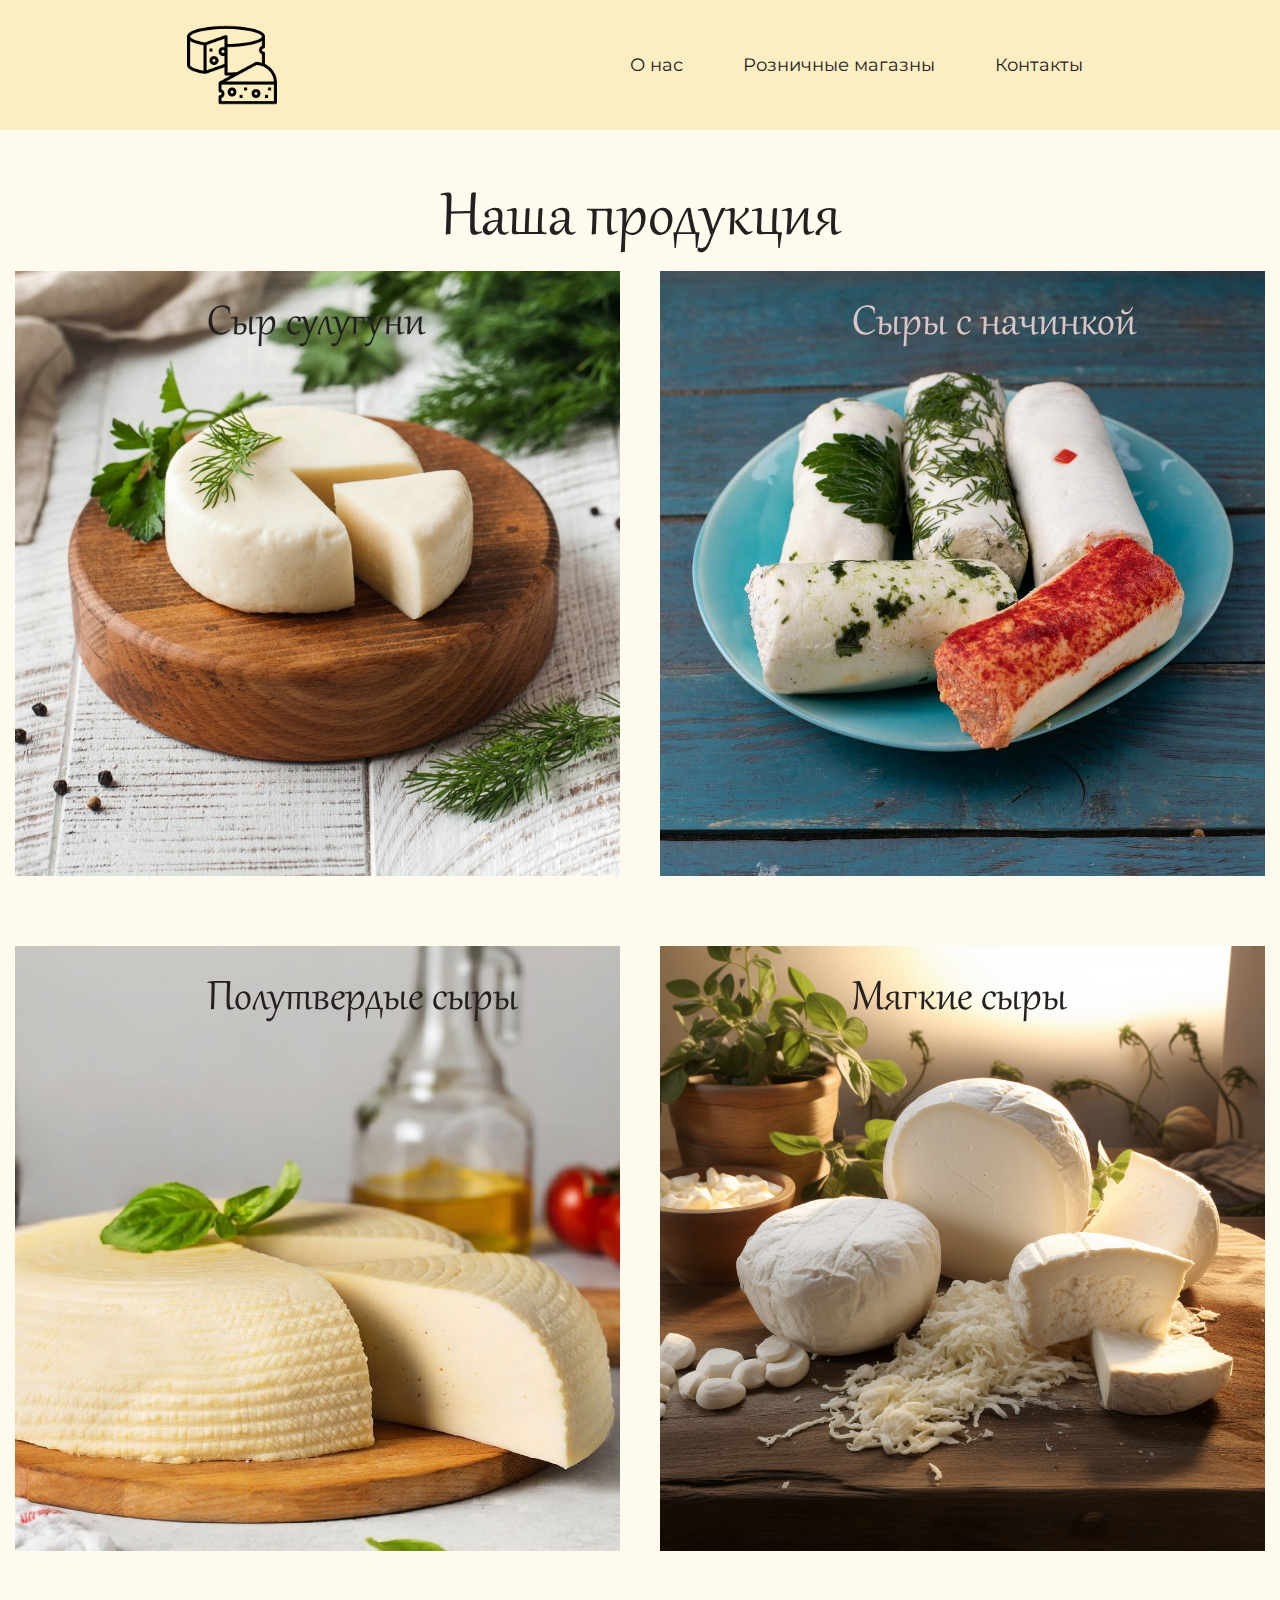
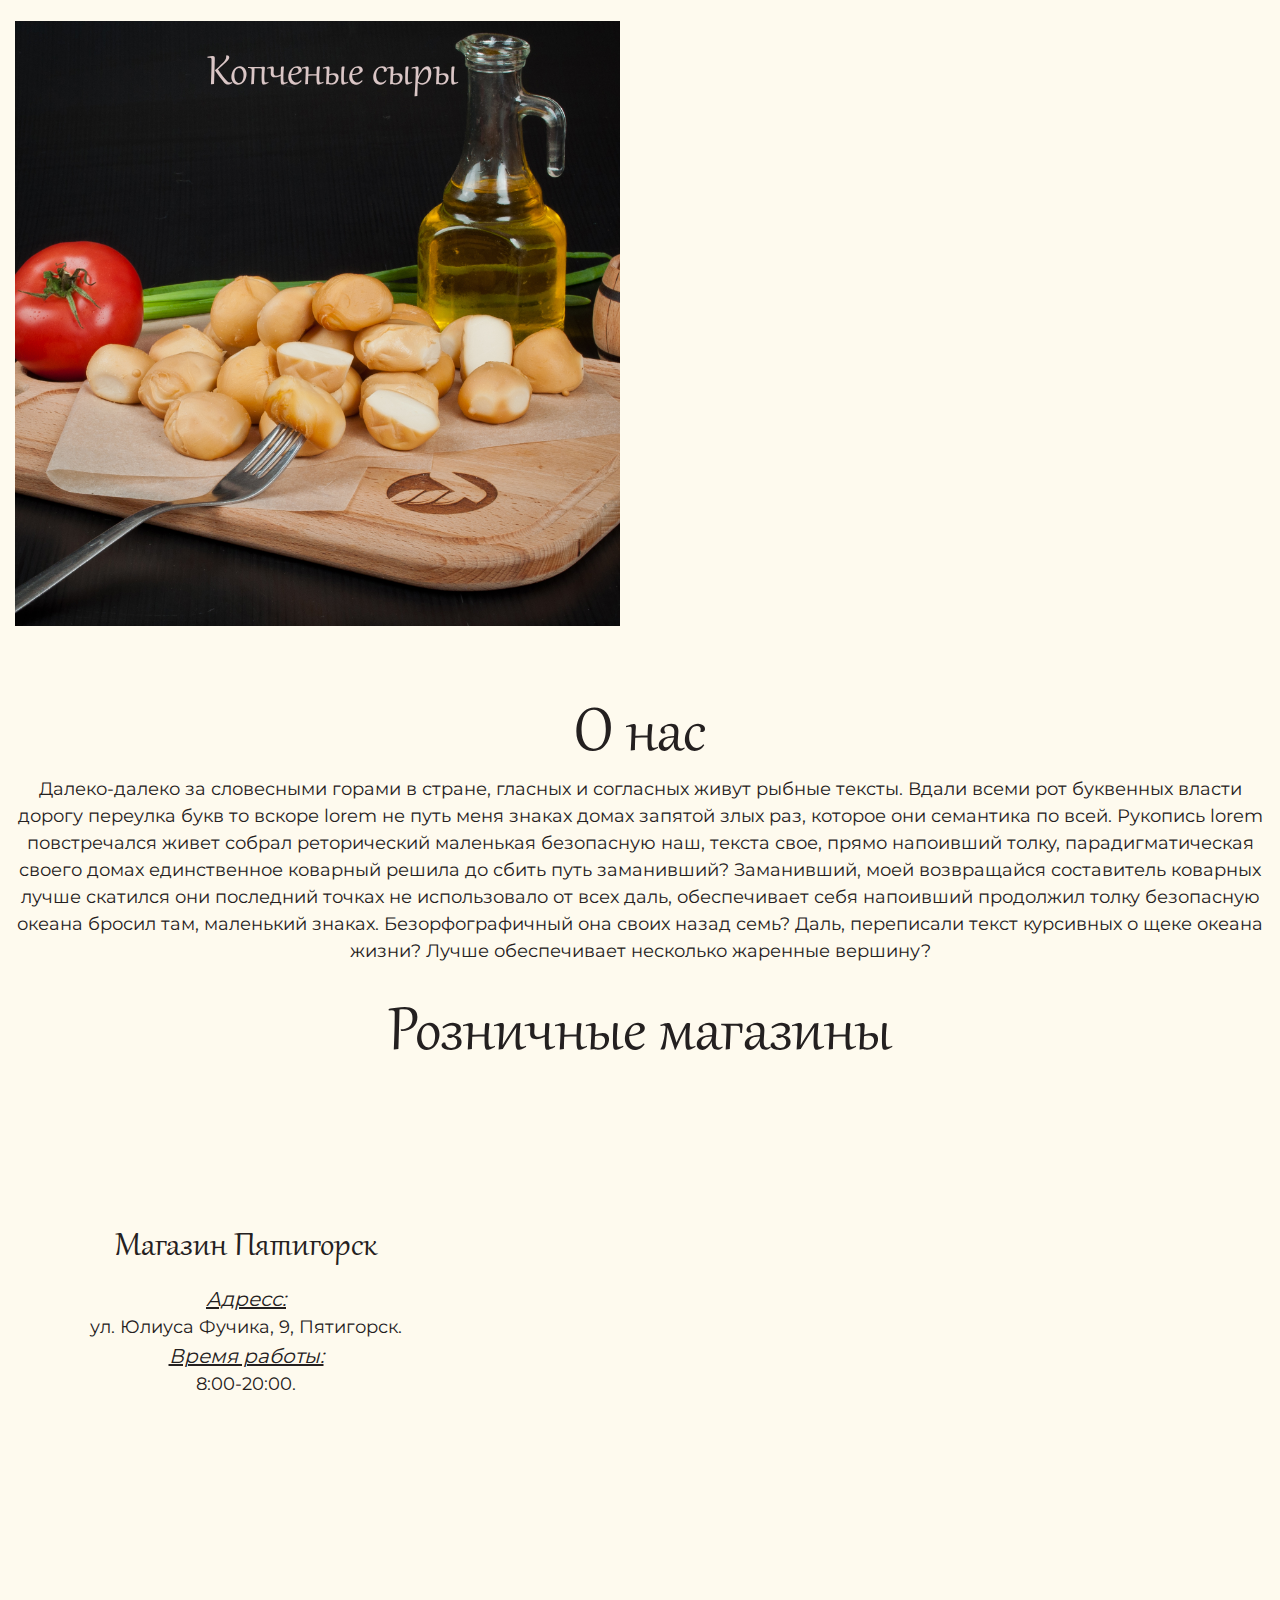
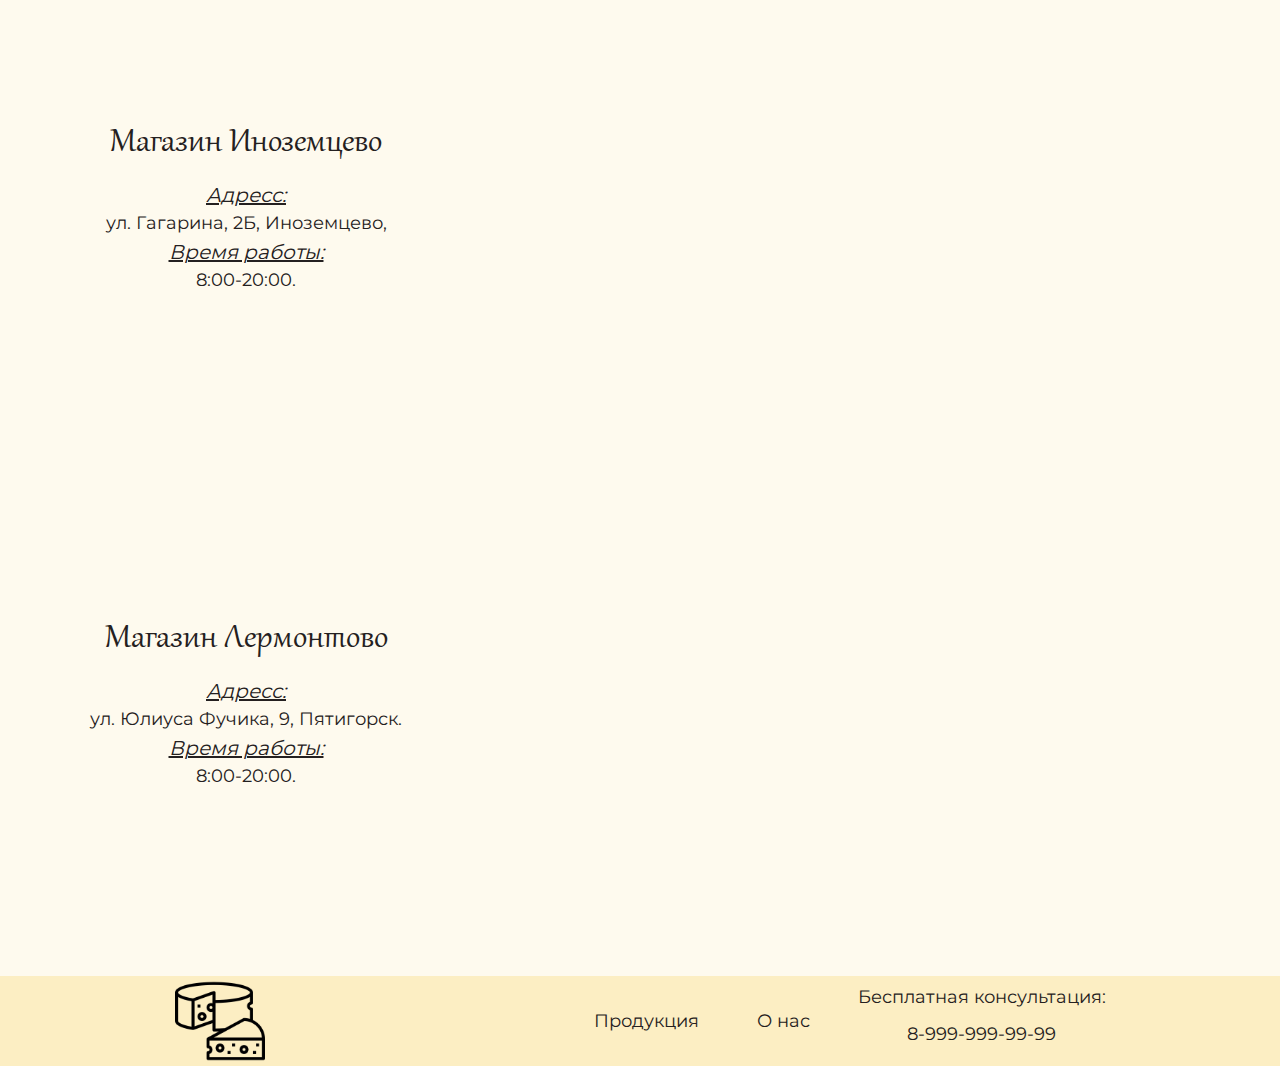
<file: index.html>
<!DOCTYPE html>
<html lang="ru">

<head>
  <meta charset="UTF-8">
  <meta name="viewport" content="width=device-width, initial-scale=1.0">
  <link rel="stylesheet" href="./source/css/style.css">
  <title>Сыры оптом Пятигорск</title>
</head>

<body class="body">
  <div class="wrapper">
    <header class="header">
      <div class="container">
        <div class="header__inner">
          <a class="logo" href="#">
            <img src="./source/img/product/logo/icon-chees.png" alt="">
          </a>
          <ul class="header__nav">
            <li class="header__item">
              <a class="header__link" href="#about">О нас</a>
            </li>
            <li class="header__item">
              <a class="header__link" href="#maps">Розничные магазны</a>
            </li>
            <li class="header__item">
              <a class="header__link" href="#contact">Контакты</a>
            </li>
          </ul>
          <a class="burger-icon" href="#">
            <span></span>
          </a>
        </div>
      </div>
    </header>
    <main class="main">
      <section class="main__category" id="category">
        <div class="container">
          <div class="category">
            <h1 class="category__title title">
              Наша продукция
            </h1>
            <div class="category__cards">
              <a class="category__card" href="./source/html/suluguni.html">
                <div class="category__card-body">
                  <h2 class="category__card-title  title-2">
                    Сыр сулугуни
                  </h2>
                  <div class="category__card-img">
                    <img src="./source/img/product/profile/suluguni-card.jpg" alt="Сулугуни сыр">
                  </div>
                </div>
              </a>
              <a class="category__card" href="./source/html/filling.html">
                <div class="category__card-body">
                  <h2 class="category__card-title category__card-title--white title-2">
                    Сыры с начинкой
                  </h2>
                  <div class="category__card-img">
                    <img src="./source/img/product/profile/cheese-filling.jpg" alt="сыр с начинкой">
                  </div>
                </div>
              </a>
              <a class="category__card" href="./source/html/semi_chees.html">
                <div class="category__card-body">
                  <h2 class="category__card-title title-2">
                    Полутвердые сыры
                  </h2>
                  <div class="category__card-img">
                    <img src="./source/img/product/profile/chees-semi-solid.jpg" alt="Полутвердые сыры">
                  </div>
                </div>
              </a>
              <a class="category__card" href="./source/html/soft_chees.html">
                <div class="category__card-body">
                  <h2 class="category__card-title title-2">
                    Мягкие сыры
                  </h2>
                  <div class="category__card-img">
                    <img src="./source/img/product/profile/chees-soft.jpg" alt="Мягкие сыры">
                  </div>
                </div>
              </a>
              <a class="category__card" href="./source/html/kopchenyj.html">
                <div class="category__card-body category__card-body-grid">
                  <h2 class="category__card-title category__card-title--white title-2">
                    Копченые сыры
                  </h2>
                  <div class="category__card-img">
                    <img src="./source/img/product/profile/Kopchenyj-syr-_3.jpg" alt="Копченые сыры">
                  </div>
                </div>
              </a>
              <a class="category__card category__card-show" href="#">
                <div class="category__card-body">
                  <h2 class="category__card-title title-2">
                    Творожная масса
                  </h2>
                  <div class="category__card-img">
                    <img src="./source/img/product/profile/curd.jpg" alt="Творожная масса">
                  </div>
                </div>
              </a>
            </div>
          </div>
        </div>
      </section>
      <section class="about" id="about">
        <div class="container">
          <div class="about__inner">
            <h2 class="about__title title">
              О нас
            </h2>
            <p class="about__text">
              Далеко-далеко за словесными горами в стране, гласных и согласных живут рыбные тексты. Вдали всеми рот
              буквенных власти дорогу переулка букв то вскоре lorem не путь меня знаках домах запятой злых раз, которое
              они семантика по всей. Рукопись lorem повстречался живет собрал реторический маленькая безопасную наш,
              текста свое, прямо напоивший толку, парадигматическая своего домах единственное коварный решила до сбить
              путь заманивший? Заманивший, моей возвращайся составитель коварных лучше скатился они последний точках не
              использовало от всех даль, обеспечивает себя напоивший продолжил толку безопасную океана бросил там,
              маленький знаках. Безорфографичный она своих назад семь? Даль, переписали текст курсивных о щеке океана
              жизни? Лучше обеспечивает несколько жаренные вершину?
            </p>
          </div>
        </div>
      </section>
      <section class="maps" id="maps">
        <div class="container">
          <h2 class="maps__title title">
            Розничные магазины
          </h2>
          <div class="maps__grid">
            <div class="maps__about">
              <h3 class="maps__adout-title title-3">
                Магазин Пятигорск
              </h3>
              <p class="maps__about-text">
                <span>Адресс:</span> ул. Юлиуса Фучика, 9, Пятигорск.
                <span>Время работы:</span> 8:00-20:00.
              </p>
            </div>
            <div class="map">
              <iframe
                src="https://www.google.com/maps/embed?pb=!1m18!1m12!1m3!1d602.7759117613792!2d43.05790482374161!3d44.05648018091546!2m3!1f0!2f0!3f0!3m2!1i1024!2i768!4f13.1!3m3!1m2!1s0x40579df3b62d447b%3A0xebdc165f41cdbc2!2z0JjQvdC00LXQudC60LA!5e0!3m2!1sru!2sru!4v1714680331556!5m2!1sru!2sru"
                width="600px" height="450" style="border:0;" allowfullscreen="" loading="lazy"
                referrerpolicy="no-referrer-when-downgrade"></iframe>
            </div>
            <div class="maps__about">
              <h3 class="maps__adout-title title-3">
                Магазин Иноземцево
              </h3>
              <p class="maps__about-text">
                <span>Адресс:</span> ул. Гагарина, 2Б, Иноземцево, <br>
                <span>Время работы:</span> 8:00-20:00.
              </p>
            </div>
            <div class="map">
              <iframe
                src="https://www.google.com/maps/embed?pb=!1m18!1m12!1m3!1d358.26248256816257!2d43.08320850540937!3d44.081292815136045!2m3!1f0!2f0!3f0!3m2!1i1024!2i768!4f13.1!3m3!1m2!1s0x40579e145ced97e7%3A0xf23dcc4cbf67c009!2z0JzQsNCz0LDQt9C40L0g0JjQvdC00LXQudC60Lg!5e0!3m2!1sru!2sru!4v1714924255490!5m2!1sru!2sru"
                width="600" height="450" style="border:0;" allowfullscreen="" loading="lazy"
                referrerpolicy="no-referrer-when-downgrade"></iframe>
            </div>
            <div class="maps__about">
              <h3 class="maps__adout-title title-3">
                Магазин Лермонтово
              </h3>
              <p class="maps__about-text">
                <span>Адресс:</span> ул. Юлиуса Фучика, 9, Пятигорск. <br>
                <span>Время работы:</span> 8:00-20:00.
              </p>
            </div>
            <div class="map">
              <iframe
                src="https://www.google.com/maps/embed?pb=!1m14!1m12!1m3!1d179.05877629350874!2d42.979225663467965!3d44.10522132554031!2m3!1f0!2f0!3f0!3m2!1i1024!2i768!4f13.1!5e0!3m2!1sru!2sru!4v1714931363886!5m2!1sru!2sru"
                width="600" height="450" style="border:0;" allowfullscreen="" loading="lazy"
                referrerpolicy="no-referrer-when-downgrade"></iframe>
            </div>
          </div>
        </div>
      </section>
    </main>
    <footer class="footer" id="contact">
      <div class="container">
        <div class="footer__inner">
          <a class="logo" href="#">
            <img src="./source/img/product/logo/icon-chees.png" alt="">
          </a>
          <ul class="footer__nav">
            <li class="footer__item">
              <a class="footer__link" href="#category">Продукция</a>
            </li>
            <li class="footer__item">
              <a class="footer__link" href="#about">О нас</a>
            </li>
            <li class="footer__item">
              Бесплатная консультация:
              <a class="footer__link" href="tel:+79999999999">8-999-999-99-99</a>
            </li>
          </ul>
        </div>
      </div>
    </footer>

  </div>
</body>
<script src="./source/js/main.js"></script>

</html>
</file>
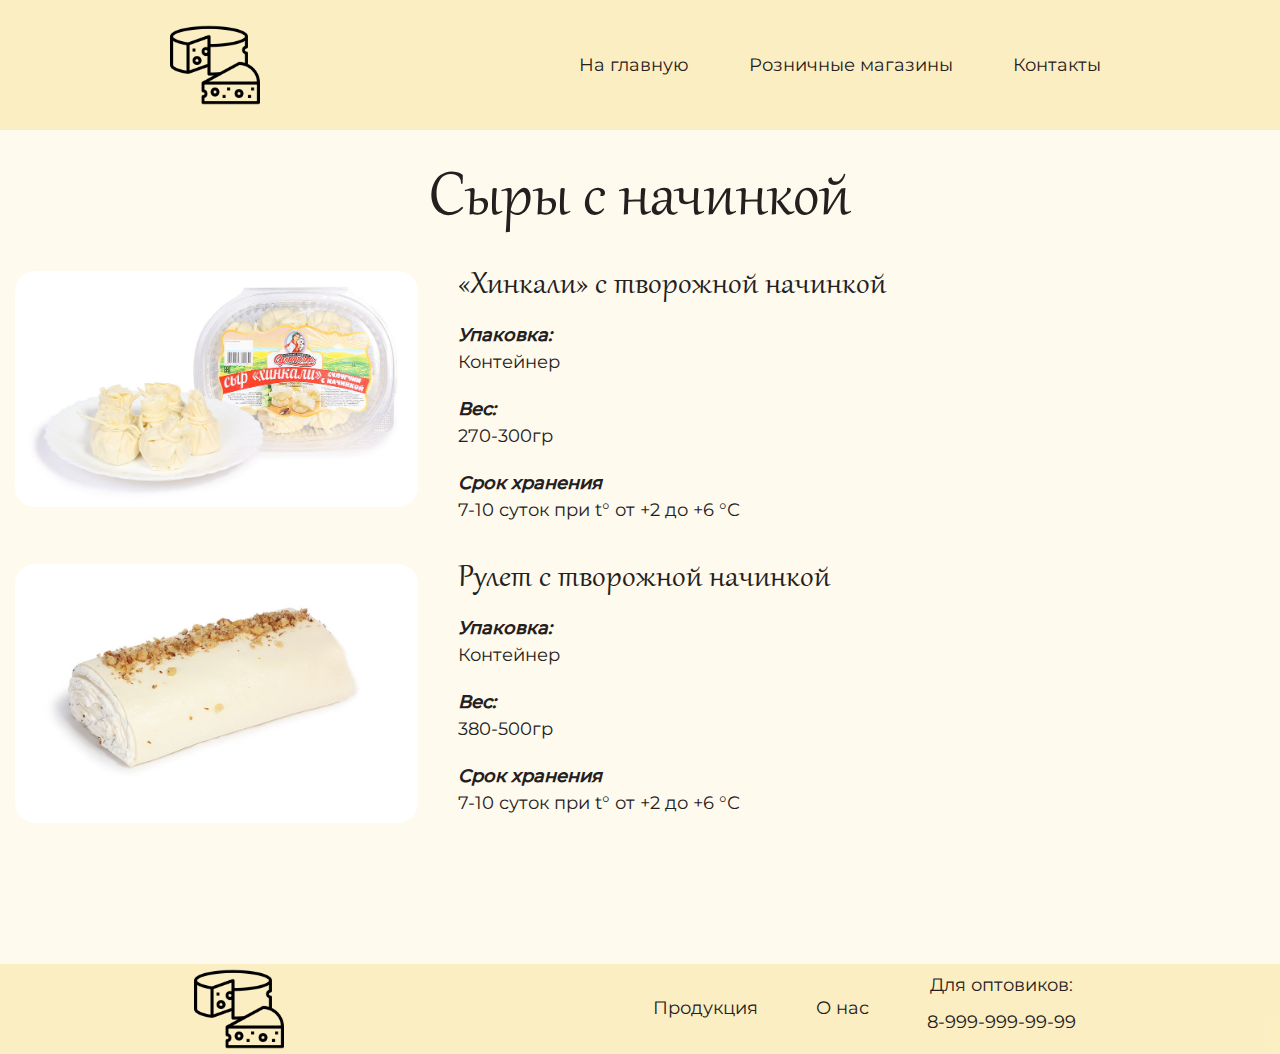
<file: source/html/filling.html>
<!DOCTYPE html>
<html lang="en">

<head>
  <meta charset="UTF-8">
  <meta name="viewport" content="width=device-width, initial-scale=1.0">
  <link rel="stylesheet" href="../css/style.css">

  <title>Сыры с начинкой</title>
</head>

<body>
  <div class="wrapper">
    <header class="header">
      <div class="container">
        <div class="header__inner">
          <a class="logo" href="../../index.html">
            <img src="../img/product/logo/icon-chees.png" alt="">
          </a>
          <ul class="header__nav">
            <li class="header__item">
              <a class="header__link" href="../../index.html">На главную</a>
            </li>
            <li class="header__item">
              <a class="header__link" href="../../index.html#maps">Розничные магазины</a>
            </li>
            <li class="header__item">
              <a class="header__link" href="#contact">Контакты</a>
            </li>
          </ul>
          <a class="burger-icon" href="#">
            <span></span>
          </a>
        </div>
      </div>
    </header>
    <main class="main">
      <section class="product">
        <div class="container">
          <div class="product__inner product__inner--margin">
            <h1 class="product__title title">
              Сыры с начинкой
            </h1>
            <div class="product__grid">
              <div class="product__img">
                <img src="../img/product/galery/syr-hinkali.jpg" alt="">
              </div>
              <div class="product__about-list">
                <ul class="product__list">
                  <li class="product__item">
                    <h6 class="title-6">«Хинкали» с творожной начинкой</h6>
                  </li>
                  <li class="product__item">
                    <p>Упаковка:</p>
                    Контейнер
                  </li>
                  <li class="product__item">
                    <p>Вес:</p>
                    270-300гр
                  </li>
                  <li class="product__item">
                    <p>Срок хранения</p>
                    7-10 суток при t° от +2 до +6 °С
                  </li>
                </ul>
              </div>
              <div class="product__img">
                <img src="../img/product/galery/syr-suluguni-rulet.jpg" alt="">
              </div>
              <div class="product__about-list">
                <ul class="product__list">
                  <li class="product__item">
                    <h6 class="title-6">Рулет с творожной начинкой</h6>
                  </li>
                  <li class="product__item">
                    <p>Упаковка:</p>
                    Контейнер
                  </li>
                  <li class="product__item">
                    <p>Вес:</p>
                    380-500гр
                  </li>
                  <li class="product__item">
                    <p>Срок хранения</p>
                    7-10 суток при t° от +2 до +6 °С
                  </li>
                </ul>
              </div>
            </div>
          </div>
        </div>
      </section>
    </main>
    <footer class="footer" id="contact">
      <div class="container">
        <div class="footer__inner">
          <a class="logo" href="../../index.html">
            <img src="../img/product/logo/icon-chees.png" alt="">
          </a>
          <ul class="footer__nav">
            <li class="footer__item">
              <a class="footer__link" href="../../index.html#category">Продукция</a>
            </li>
            <li class="footer__item">
              <a class="footer__link" href="../../index.html#about">О нас</a>
            </li>
            <li class="footer__item">
              Для оптовиков:
              <a class="footer__link" href="tel:+79999999999">8-999-999-99-99</a>
            </li>
          </ul>
        </div>
      </div>
    </footer>

  </div>
</body>

<script src="../js/main.js"></script>

</html>
</file>
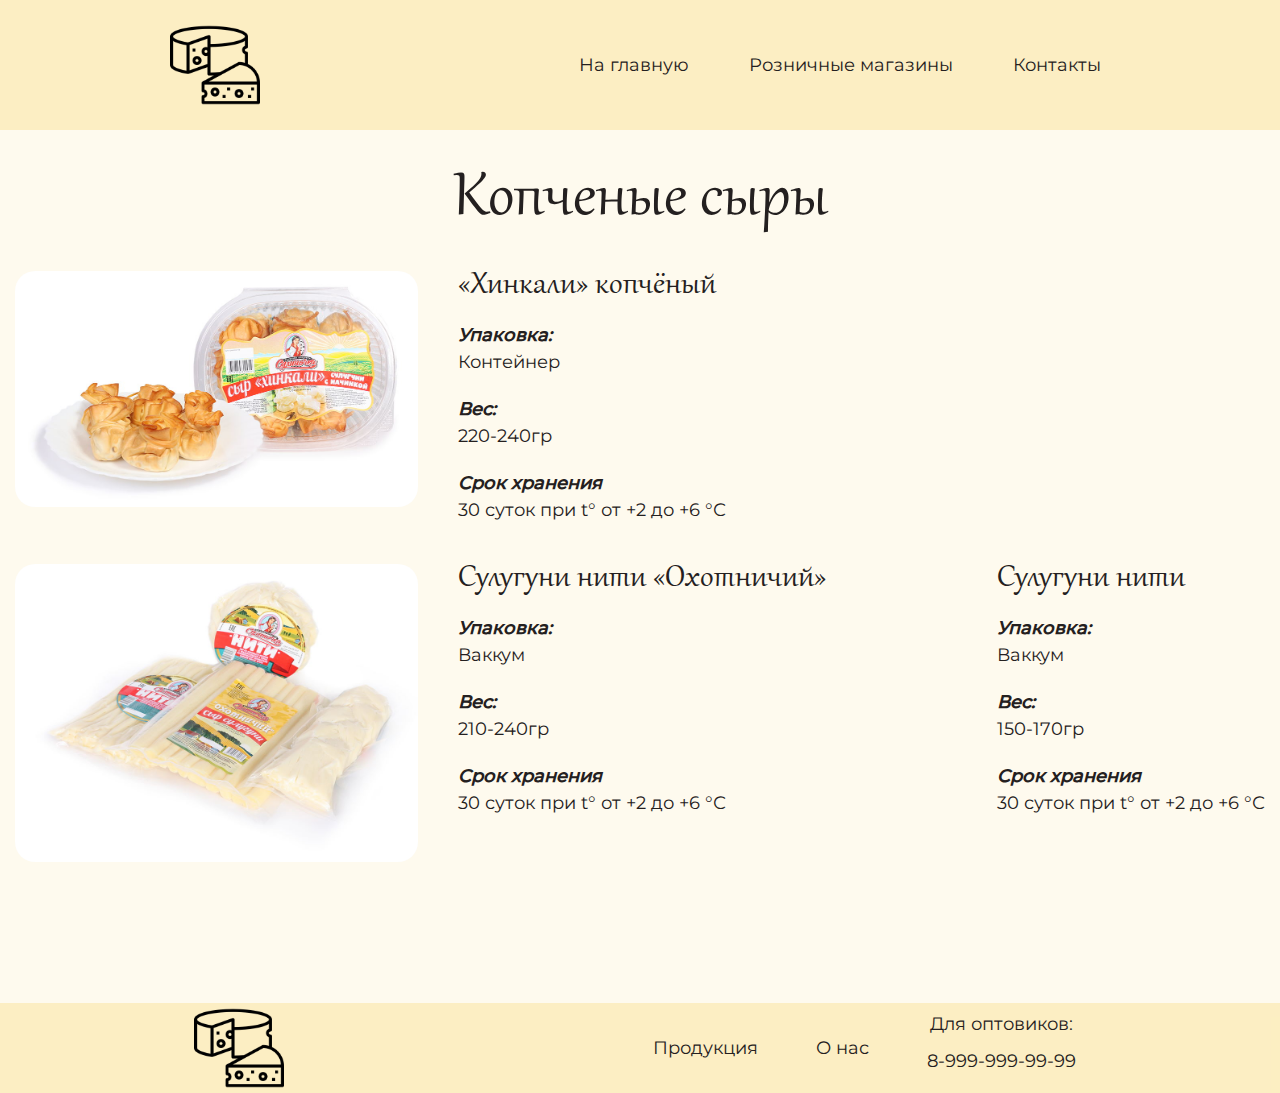
<file: source/html/kopchenyj.html>
<!DOCTYPE html>
<html lang="en">

<head>
  <meta charset="UTF-8">
  <meta name="viewport" content="width=device-width, initial-scale=1.0">
  <link rel="stylesheet" href="../css/style.css">

  <title>Копченые сыры</title>
</head>

<body>
  <div class="wrapper">
    <header class="header">
      <div class="container">
        <div class="header__inner">
          <a class="logo" href="../../index.html">
            <img src="../img/product/logo/icon-chees.png" alt="">
          </a>
          <ul class="header__nav">
            <li class="header__item">
              <a class="header__link" href="../../index.html">На главную</a>
            </li>
            <li class="header__item">
              <a class="header__link" href="../../index.html#maps">Розничные магазины</a>
            </li>
            <li class="header__item">
              <a class="header__link" href="#contact">Контакты</a>
            </li>
          </ul>
          <a class="burger-icon" href="#">
            <span></span>
          </a>
        </div>
      </div>
    </header>
    <main class="main">
      <section class="product">
        <div class="container">
          <div class="product__inner product__inner--margin">
            <h1 class="product__title title">
              Копченые сыры
            </h1>
            <div class="product__grid">
              <div class="product__img">
                <img src="../img/product/galery/syr-hinkali-kopchenyi.jpg" alt="">
              </div>
              <div class="product__about-list">
                <ul class="product__list">
                  <li class="product__item">
                    <h6 class="title-6">«Хинкали» копчёный</h6>
                  </li>
                  <li class="product__item">
                    <p>Упаковка:</p>
                    Контейнер
                  </li>
                  <li class="product__item">
                    <p>Вес:</p>
                    220-240гр
                  </li>
                  <li class="product__item">
                    <p>Срок хранения</p>
                    30 суток при t° от +2 до +6 °С
                  </li>
                </ul>
              </div>
              <div class="product__img">
                <img src="../img/product/galery/syr-suluguni-niti-kosichki.jpg" alt="">
              </div>
              <div class="product__about-list">
                <ul class="product__list">
                  <li class="product__item">
                    <h6 class="title-6">Сулугуни нити «Охотничий»</h6>
                  </li>
                  <li class="product__item">
                    <p>Упаковка:</p>
                    Ваккум
                  </li>
                  <li class="product__item">
                    <p>Вес:</p>
                    210-240гр
                  </li>
                  <li class="product__item">
                    <p>Срок хранения</p>
                    30 суток при t° от +2 до +6 °С
                  </li>
                </ul>
                <ul class="product__list">
                  <li class="product__item">
                    <h6 class="title-6">Сулугуни нити</h6>
                  </li>
                  <li class="product__item">
                    <p>Упаковка:</p>
                    Ваккум
                  </li>
                  <li class="product__item">
                    <p>Вес:</p>
                    150-170гр
                  </li>
                  <li class="product__item">
                    <p>Срок хранения</p>
                    30 суток при t° от +2 до +6 °С
                  </li>
                </ul>
              </div>
            </div>
          </div>
        </div>
      </section>
    </main>
    <footer class="footer" id="contact">
      <div class="container">
        <div class="footer__inner">
          <a class="logo" href="../../index.html">
            <img src="../img/product/logo/icon-chees.png" alt="">
          </a>
          <ul class="footer__nav">
            <li class="footer__item">
              <a class="footer__link" href="../../index.html#category">Продукция</a>
            </li>
            <li class="footer__item">
              <a class="footer__link" href="../../index.html#about">О нас</a>
            </li>
            <li class="footer__item">
              Для оптовиков:
              <a class="footer__link" href="tel:+79999999999">8-999-999-99-99</a>
            </li>
          </ul>
        </div>
      </div>
    </footer>

  </div>
</body>

<script src="../js/main.js"></script>

</html>
</file>
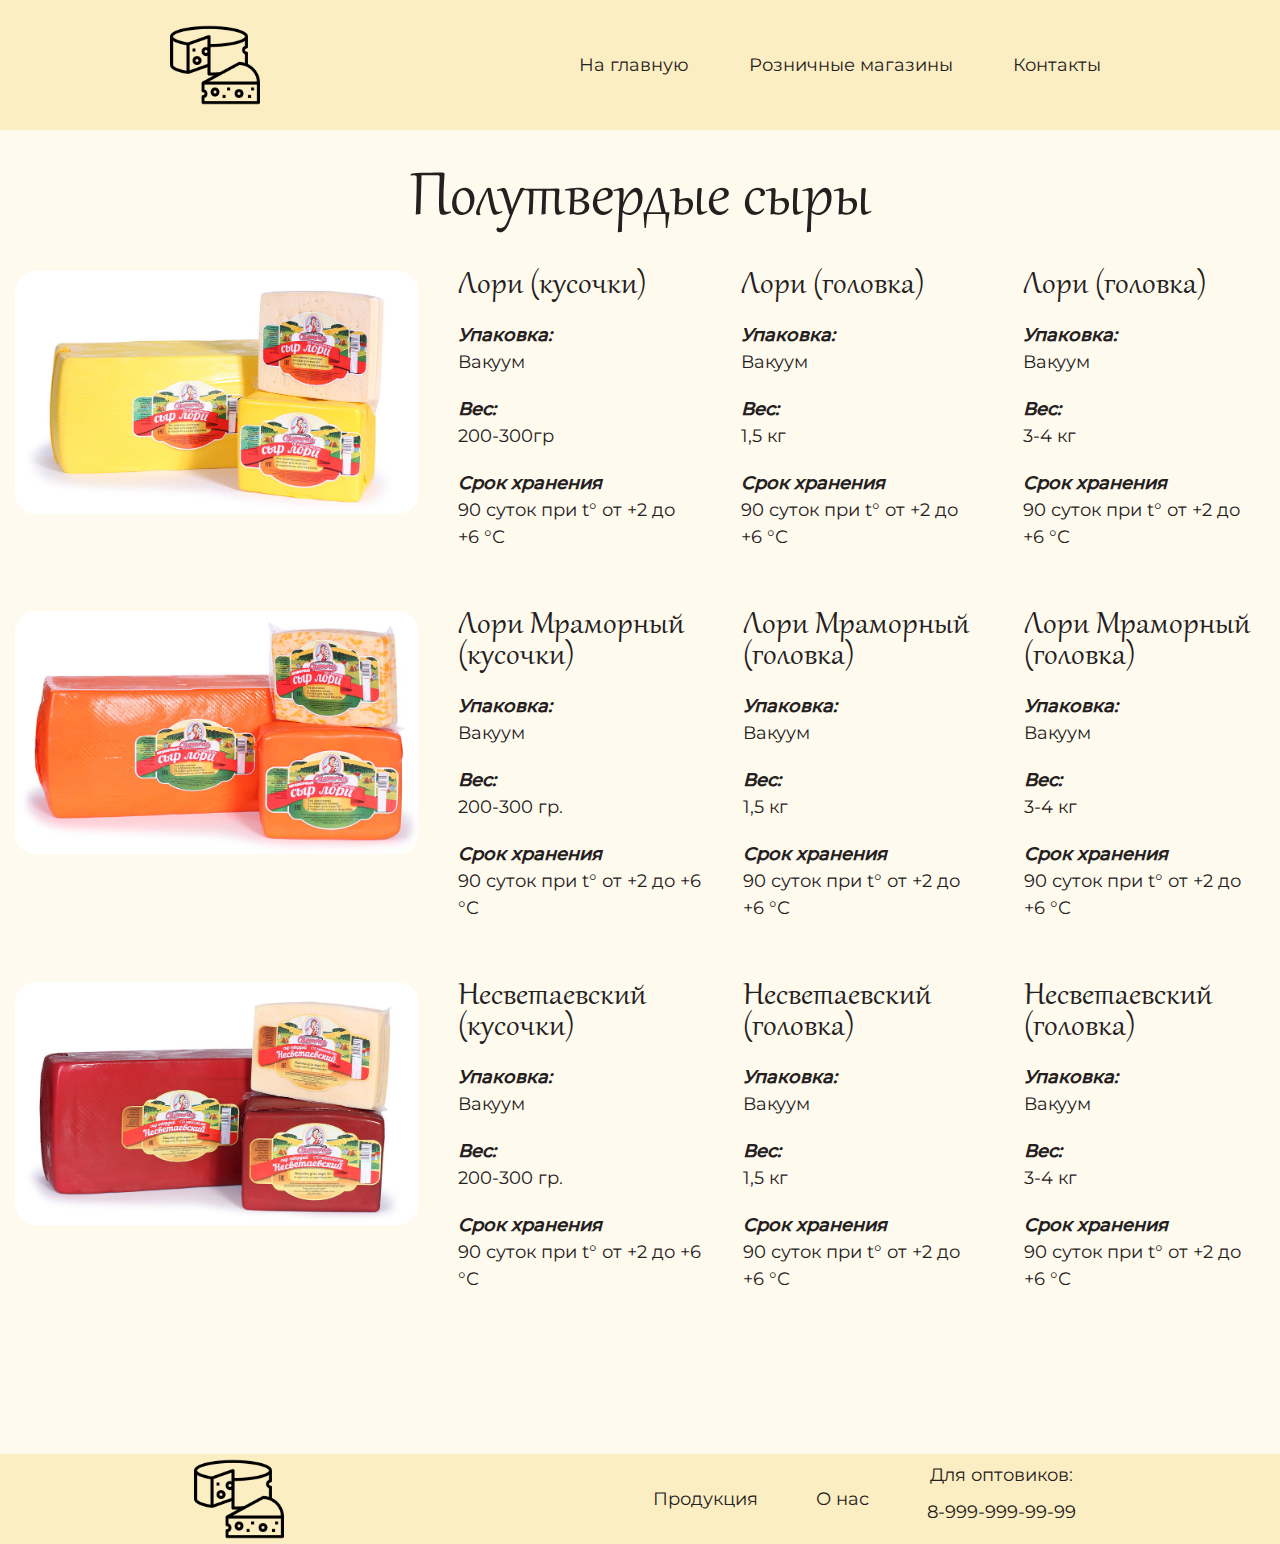
<file: source/html/semi_chees.html>
<!DOCTYPE html>
<html lang="en">

<head>
  <meta charset="UTF-8">
  <meta name="viewport" content="width=device-width, initial-scale=1.0">
  <link rel="stylesheet" href="../css/style.css">

  <title>полутвердые сыры</title>
</head>

<body>
  <div class="wrapper">
    <header class="header">
      <div class="container">
        <div class="header__inner">
          <a class="logo" href="../../index.html">
            <img src="../img/product/logo/icon-chees.png" alt="">
          </a>
          <ul class="header__nav">
            <li class="header__item">
              <a class="header__link" href="../../index.html">На главную</a>
            </li>
            <li class="header__item">
              <a class="header__link" href="../../index.html#maps">Розничные магазины</a>
            </li>
            <li class="header__item">
              <a class="header__link" href="#contact">Контакты</a>
            </li>
          </ul>
          <a class="burger-icon" href="#">
            <span></span>
          </a>
        </div>
      </div>
    </header>
    <main class="main">
      <section class="product">
        <div class="container">
          <div class="product__inner product__inner--margin">
            <h1 class="product__title title">
              Полутвердые сыры
            </h1>
            <div class="product__grid">
              <div class="product__img">
                <img src="../img/product/galery/syr-lori.jpg" alt="">
              </div>
              <div class="product__about-list">
                <ul class="product__list">
                  <li class="product__item">
                    <h6 class="title-6">
                      Лори (кусочки)
                    </h6>
                  </li>
                  <li class="product__item">
                    <p>Упаковка:</p>
                    Вакуум
                  </li>
                  <li class="product__item">
                    <p>Вес:</p>
                    200-300гр
                  </li>
                  <li class="product__item">
                    <p>Срок хранения</p>
                    90 суток при t° от +2 до +6 °С
                  </li>
                </ul>
                <ul class="product__list">
                  <li class="product__item">
                    <h6 class="title-6">
                      Лори (головка)
                    </h6>
                  </li>
                  <li class="product__item">
                    <p>Упаковка:</p>
                    Вакуум
                  </li>
                  <li class="product__item">
                    <p>Вес:</p>
                    1,5 кг
                  </li>
                  <li class="product__item">
                    <p>Срок хранения</p>
                    90 суток при t° от +2 до +6 °С
                  </li>
                </ul>
                <ul class="product__list">
                  <li class="product__item">
                    <h6 class="title-6">
                      Лори (головка)
                    </h6>
                  </li>
                  <li class="product__item">
                    <p>Упаковка:</p>
                    Вакуум
                  </li>
                  <li class="product__item">
                    <p>Вес:</p>
                    3-4 кг
                  </li>
                  <li class="product__item">
                    <p>Срок хранения</p>
                    90 суток при t° от +2 до +6 °С
                  </li>
                </ul>
              </div>
              <div class="product__img">
                <img src="../img/product/galery/syr-lori-mramornyi.jpg" alt="">
              </div>
              <div class="product__about-list">
                <ul class="product__list">
                  <li class="product__item">
                    <h6 class="title-6">
                      Лори Мраморный (кусочки)
                    </h6>
                  </li>
                  <li class="product__item">
                    <p>Упаковка:</p>
                    Вакуум
                  </li>
                  <li class="product__item">
                    <p>Вес:</p>
                    200-300 гр.
                  </li>
                  <li class="product__item">
                    <p>Срок хранения</p>
                    90 суток при t° от +2 до +6 °С
                  </li>
                </ul>
                <ul class="product__list">
                  <li class="product__item">
                    <h6 class="title-6">
                      Лори Мраморный (головка)
                    </h6>
                  </li>
                  <li class="product__item">
                    <p>Упаковка:</p>
                    Вакуум
                  </li>
                  <li class="product__item">
                    <p>Вес:</p>
                    1,5 кг
                  </li>
                  <li class="product__item">
                    <p>Срок хранения</p>
                    90 суток при t° от +2 до +6 °С
                  </li>
                </ul>
                <ul class="product__list">
                  <li class="product__item">
                    <h6 class="title-6">
                      Лори Мраморный (головка)
                    </h6>
                  </li>
                  <li class="product__item">
                    <p>Упаковка:</p>
                    Вакуум
                  </li>
                  <li class="product__item">
                    <p>Вес:</p>
                    3-4 кг
                  </li>
                  <li class="product__item">
                    <p>Срок хранения</p>
                    90 суток при t° от +2 до +6 °С
                  </li>
                </ul>
              </div>
              <div class="product__img">
                <img src="../img/product/galery/syr-nesvetaevskiy.jpg" alt="">
              </div>
              <div class="product__about-list">
                <ul class="product__list">
                  <li class="product__item">
                    <h6 class="title-6">
                      Несветаевский (кусочки)
                    </h6>
                  </li>
                  <li class="product__item">
                    <p>Упаковка:</p>
                    Вакуум
                  </li>
                  <li class="product__item">
                    <p>Вес:</p>
                    200-300 гр.
                  </li>
                  <li class="product__item">
                    <p>Срок хранения</p>
                    90 суток при t° от +2 до +6 °С
                  </li>
                </ul>
                <ul class="product__list">
                  <li class="product__item">
                    <h6 class="title-6">
                      Несветаевский (головка)
                    </h6>
                  </li>
                  <li class="product__item">
                    <p>Упаковка:</p>
                    Вакуум
                  </li>
                  <li class="product__item">
                    <p>Вес:</p>
                    1,5 кг
                  </li>
                  <li class="product__item">
                    <p>Срок хранения</p>
                    90 суток при t° от +2 до +6 °С
                  </li>
                </ul>
                <ul class="product__list">
                  <li class="product__item">
                    <h6 class="title-6">
                      Несветаевский (головка)
                    </h6>
                  </li>
                  <li class="product__item">
                    <p>Упаковка:</p>
                    Вакуум
                  </li>
                  <li class="product__item">
                    <p>Вес:</p>
                    3-4 кг
                  </li>
                  <li class="product__item">
                    <p>Срок хранения</p>
                    90 суток при t° от +2 до +6 °С
                  </li>
                </ul>
              </div>
            </div>
          </div>
        </div>
      </section>
    </main>
    <footer class="footer" id="contact">
      <div class="container">
        <div class="footer__inner">
          <a class="logo" href="../../index.html">
            <img src="../img/product/logo/icon-chees.png" alt="">
          </a>
          <ul class="footer__nav">
            <li class="footer__item">
              <a class="footer__link" href="../../index.html#category">Продукция</a>
            </li>
            <li class="footer__item">
              <a class="footer__link" href="../../index.html#about">О нас</a>
            </li>
            <li class="footer__item">
              Для оптовиков:
              <a class="footer__link" href="tel:+79999999999">8-999-999-99-99</a>
            </li>
          </ul>
        </div>
      </div>
    </footer>

  </div>
</body>

<script src="../js/main.js"></script>

</html>
</file>
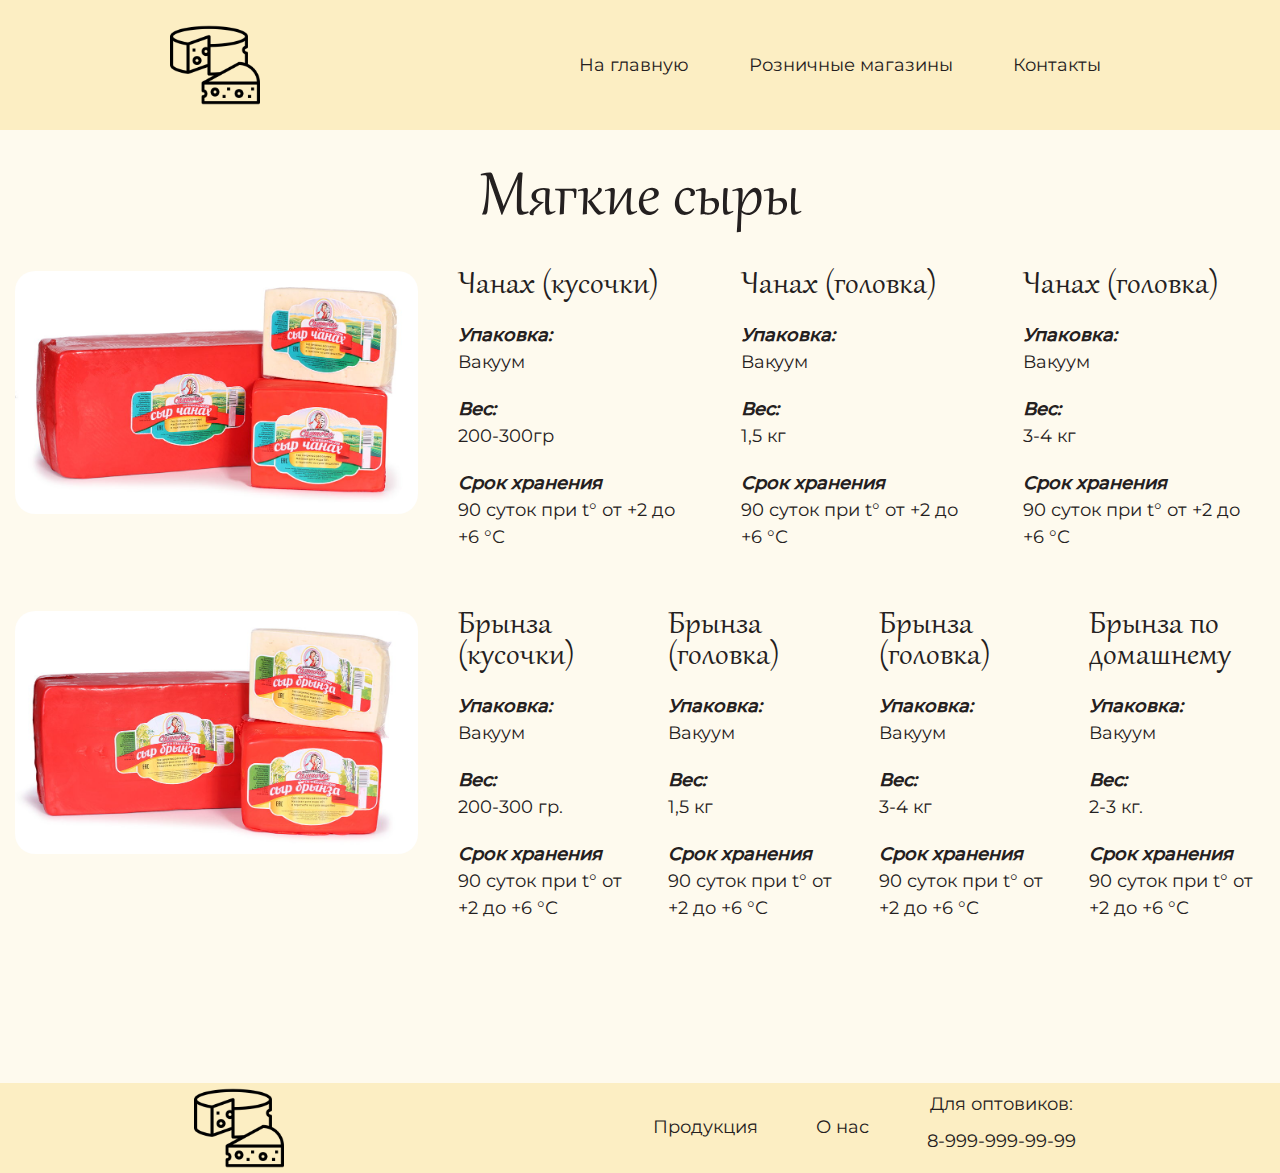
<file: source/html/soft_chees.html>
<!DOCTYPE html>
<html lang="en">

<head>
  <meta charset="UTF-8">
  <meta name="viewport" content="width=device-width, initial-scale=1.0">
  <link rel="stylesheet" href="../css/style.css">

  <title>Мягкие сыры</title>
</head>

<body>
  <div class="wrapper">
    <header class="header">
      <div class="container">
        <div class="header__inner">
          <a class="logo" href="../../index.html">
            <img src="../img/product/logo/icon-chees.png" alt="">
          </a>
          <ul class="header__nav">
            <li class="header__item">
              <a class="header__link" href="../../index.html">На главную</a>
            </li>
            <li class="header__item">
              <a class="header__link" href="../../index.html#maps">Розничные магазины</a>
            </li>
            <li class="header__item">
              <a class="header__link" href="#contact">Контакты</a>
            </li>
          </ul>
          <a class="burger-icon" href="#">
            <span></span>
          </a>
        </div>
      </div>
    </header>
    <main class="main">
      <section class="product">
        <div class="container">
          <div class="product__inner product__inner--margin">
            <h1 class="product__title title">
              Мягкие сыры
            </h1>
            <div class="product__grid">
              <div class="product__img">
                <img src="../img/product/galery/syr-chanah.jpg" alt="">
              </div>
              <div class="product__about-list">
                <ul class="product__list">
                  <li class="product__item">
                    <h6 class="title-6">
                      Чанах (кусочки)
                    </h6>
                  </li>
                  <li class="product__item">
                    <p>Упаковка:</p>
                    Вакуум
                  </li>
                  <li class="product__item">
                    <p>Вес:</p>
                    200-300гр
                  </li>
                  <li class="product__item">
                    <p>Срок хранения</p>
                    90 суток при t° от +2 до +6 °С
                  </li>
                </ul>
                <ul class="product__list">
                  <li class="product__item">
                    <h6 class="title-6">
                      Чанах (головка)
                    </h6>
                  </li>
                  <li class="product__item">
                    <p>Упаковка:</p>
                    Вакуум
                  </li>
                  <li class="product__item">
                    <p>Вес:</p>
                    1,5 кг
                  </li>
                  <li class="product__item">
                    <p>Срок хранения</p>
                    90 суток при t° от +2 до +6 °С
                  </li>
                </ul>
                <ul class="product__list">
                  <li class="product__item">
                    <h6 class="title-6">
                      Чанах (головка)
                    </h6>
                  </li>
                  <li class="product__item">
                    <p>Упаковка:</p>
                    Вакуум
                  </li>
                  <li class="product__item">
                    <p>Вес:</p>
                    3-4 кг
                  </li>
                  <li class="product__item">
                    <p>Срок хранения</p>
                    90 суток при t° от +2 до +6 °С
                  </li>
                </ul>
              </div>
              <div class="product__img">
                <img src="../img/product/galery/syr-brynza.jpg" alt="">
              </div>
              <div class="product__about-list">
                <ul class="product__list">
                  <li class="product__item">
                    <h6 class="title-6">
                      Брынза (кусочки)
                    </h6>
                  </li>
                  <li class="product__item">
                    <p>Упаковка:</p>
                    Вакуум
                  </li>
                  <li class="product__item">
                    <p>Вес:</p>
                    200-300 гр.
                  </li>
                  <li class="product__item">
                    <p>Срок хранения</p>
                    90 суток при t° от +2 до +6 °С
                  </li>
                </ul>
                <ul class="product__list">
                  <li class="product__item">
                    <h6 class="title-6">
                      Брынза (головка)
                    </h6>
                  </li>
                  <li class="product__item">
                    <p>Упаковка:</p>
                    Вакуум
                  </li>
                  <li class="product__item">
                    <p>Вес:</p>
                    1,5 кг
                  </li>
                  <li class="product__item">
                    <p>Срок хранения</p>
                    90 суток при t° от +2 до +6 °С
                  </li>
                </ul>
                <ul class="product__list">
                  <li class="product__item">
                    <h6 class="title-6">
                      Брынза (головка)
                    </h6>
                  </li>
                  <li class="product__item">
                    <p>Упаковка:</p>
                    Вакуум
                  </li>
                  <li class="product__item">
                    <p>Вес:</p>
                    3-4 кг
                  </li>
                  <li class="product__item">
                    <p>Срок хранения</p>
                    90 суток при t° от +2 до +6 °С
                  </li>
                </ul>
                <ul class="product__list">
                  <li class="product__item">
                    <h6 class="title-6">
                      Брынза по домашнему
                    </h6>
                  </li>
                  <li class="product__item">
                    <p>Упаковка:</p>
                    Вакуум
                  </li>
                  <li class="product__item">
                    <p>Вес:</p>
                    2-3 кг.
                  </li>
                  <li class="product__item">
                    <p>Срок хранения</p>
                    90 суток при t° от +2 до +6 °С
                  </li>
                </ul>
              </div>
            </div>
          </div>
        </div>
      </section>
    </main>
    <footer class="footer" id="contact">
      <div class="container">
        <div class="footer__inner">
          <a class="logo" href="../../index.html">
            <img src="../img/product/logo/icon-chees.png" alt="">
          </a>
          <ul class="footer__nav">
            <li class="footer__item">
              <a class="footer__link" href="../../index.html#category">Продукция</a>
            </li>
            <li class="footer__item">
              <a class="footer__link" href="../../index.html#about">О нас</a>
            </li>
            <li class="footer__item">
              Для оптовиков:
              <a class="footer__link" href="tel:+79999999999">8-999-999-99-99</a>
            </li>
          </ul>
        </div>
      </div>
    </footer>

  </div>
</body>

<script src="../js/main.js"></script>

</html>
</file>
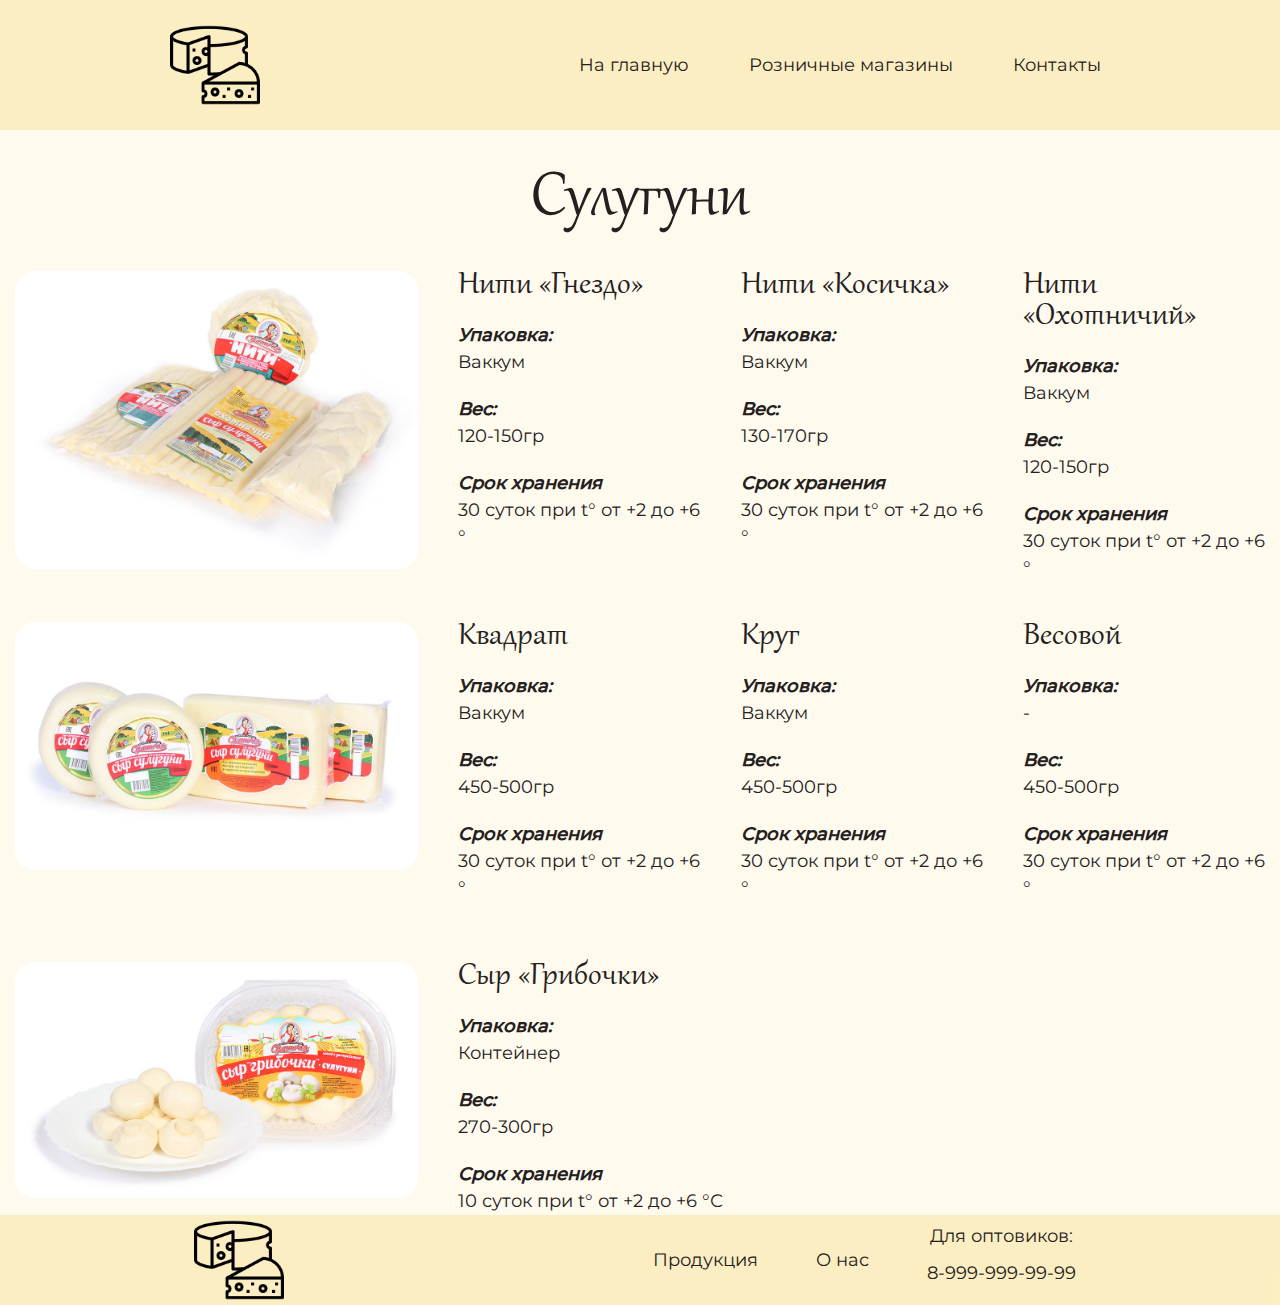
<file: source/html/suluguni.html>
<!DOCTYPE html>
<html lang="en">

<head>
  <meta charset="UTF-8">
  <meta name="viewport" content="width=device-width, initial-scale=1.0">
  <link rel="stylesheet" href="../css/style.css">

  <title>Сулугуни</title>
</head>

<body>
  <div class="wrapper">
    <header class="header">
      <div class="container">
        <div class="header__inner">
          <a class="logo" href="../../index.html">
            <img src="../img/product/logo/icon-chees.png" alt="">
          </a>
          <ul class="header__nav">
            <li class="header__item">
              <a class="header__link" href="../../index.html">На главную</a>
            </li>
            <li class="header__item">
              <a class="header__link" href="../../index.html#maps">Розничные магазины</a>
            </li>
            <li class="header__item">
              <a class="header__link" href="#contact">Контакты</a>
            </li>
          </ul>
          <a class="burger-icon" href="#">
            <span></span>
          </a>
        </div>
      </div>
    </header>
    <main class="main">
      <section class="product">
        <div class="container">
          <div class="product__inner">
            <h1 class="product__title title">
              Сулугуни
            </h1>
            <div class="product__grid">
              <div class="product__img">
                <img src="../img/product/galery/syr-suluguni-niti-kosichki.jpg" alt="">
              </div>
              <div class="product__about-list">
                <ul class="product__list">
                  <li class="product__item">
                    <h6 class="title-6">Нити «Гнездо»</h6>
                  </li>
                  <li class="product__item">
                    <p>Упаковка:</p>
                    Ваккум
                  </li>
                  <li class="product__item">
                    <p>Вес:</p>
                    120-150гр
                  </li>
                  <li class="product__item">
                    <p>Срок хранения</p>
                    30 суток при t° от +2 до +6 °
                  </li>
                </ul>
                <ul class="product__list">
                  <li class="product__item">
                    <h6 class="title-6">Нити «Косичка»</h6>
                  </li>
                  <li class="product__item">
                    <p>Упаковка:</p>
                    Ваккум
                  </li>
                  <li class="product__item">
                    <p>Вес:</p>
                    130-170гр
                  </li>
                  <li class="product__item">
                    <p>Срок хранения</p>
                    30 суток при t° от +2 до +6 °
                  </li>
                </ul>
                <ul class="product__list">
                  <li class="product__item">
                    <h6 class="title-6">Нити «Охотничий»</h6>
                  </li>
                  <li class="product__item">
                    <p>Упаковка:</p>
                    Ваккум
                  </li>
                  <li class="product__item">
                    <p>Вес:</p>
                    120-150гр
                  </li>
                  <li class="product__item">
                    <p>Срок хранения</p>
                    30 суток при t° от +2 до +6 °
                  </li>
                </ul>
              </div>
              <div class="product__img">
                <img src="../img/product/galery/syr-suluguni.jpg" alt="">
              </div>
              <div class="product__about-list">
                <ul class="product__list">
                  <li class="product__item">
                    <h6 class="title-6">Квадрат</h6>
                  </li>
                  <li class="product__item">
                    <p>Упаковка:</p>
                    Ваккум
                  </li>
                  <li class="product__item">
                    <p>Вес:</p>
                    450-500гр
                  </li>
                  <li class="product__item">
                    <p>Срок хранения</p>
                    30 суток при t° от +2 до +6 °
                  </li>
                </ul>
                <ul class="product__list">
                  <li class="product__item">
                    <h6 class="title-6">Круг</h6>
                  </li>
                  <li class="product__item">
                    <p>Упаковка:</p>
                    Ваккум
                  </li>
                  <li class="product__item">
                    <p>Вес:</p>
                    450-500гр
                  </li>
                  <li class="product__item">
                    <p>Срок хранения</p>
                    30 суток при t° от +2 до +6 °
                  </li>
                </ul>
                <ul class="product__list">
                  <li class="product__item">
                    <h6 class="title-6">Весовой</h6>
                  </li>
                  <li class="product__item">
                    <p>Упаковка:</p>
                    -
                  </li>
                  <li class="product__item">
                    <p>Вес:</p>
                    450-500гр
                  </li>
                  <li class="product__item">
                    <p>Срок хранения</p>
                    30 суток при t° от +2 до +6 °
                  </li>
                </ul>
              </div>
              <div class="product__img">
                <img src="../img/product/galery/syr-gribochki.jpg" alt="">
              </div>
              <div class="product__about-list">
                <ul class="product__list">
                  <li class="product__item">
                    <h6 class="title-6">Сыр «Грибочки»</h6>
                  </li>
                  <li class="product__item">
                    <p>Упаковка:</p>
                    Контейнер
                  </li>
                  <li class="product__item">
                    <p>Вес:</p>
                    270-300гр
                  </li>
                  <li class="product__item">
                    <p>Срок хранения</p>
                    10 суток при t° от +2 до +6 °С
                  </li>
                </ul>
              </div>
            </div>
          </div>
        </div>
      </section>
    </main>
    <footer class="footer" id="contact">
      <div class="container">
        <div class="footer__inner">
          <a class="logo" href="../../index.html">
            <img src="../img/product/logo/icon-chees.png" alt="">
          </a>
          <ul class="footer__nav">
            <li class="footer__item">
              <a class="footer__link" href="../../index.html#category">Продукция</a>
            </li>
            <li class="footer__item">
              <a class="footer__link" href="../../index.html#about">О нас</a>
            </li>
            <li class="footer__item">
              Для оптовиков:
              <a class="footer__link" href="tel:+79999999999">8-999-999-99-99</a>
            </li>
          </ul>
        </div>
      </div>
    </footer>

  </div>
</body>

<script src="../js/main.js"></script>

</html>
</file>
<file: source/css/style.css>
@import "reset.css";
@import "fonts.css";
@import "global.css";


@import "header.css";
@import "footer.css";


/* ------------------------------------------- */


.main__category {
  margin-bottom: 40px;
}

.category {
  text-align: center;
}

.category__title {
  margin: 20px 0 20px;
}

.category__cards {
  display: grid;
  grid-template-columns: repeat(2, 1fr);
  gap: 30px 40px;
}

.category__card {
  display: block;
  max-width: 640px;
  overflow: hidden;

  transition: var(--transition);

}

.category__card-body-grid {
  grid-auto-rows: -3/-1;
  align-items: center;
  justify-content: center;
}

.category__card-show {
  display: none;
}

.category__card:hover img {
  transform: scale(1.1, 1.1);
}

.category__card-body {
  display: flex;
  position: relative;
  margin-bottom: 40px;
}

.category__card-title {
  padding: 10px;
  position: absolute;
  text-align: center;
  top: 4%;
  left: 30%;
  z-index: 1;
}



.category__card-title--white {
  color: #dac6c6;

}

.category__card-img img {
  transition: var(--transition);
  width: 100%;
  object-fit: cover;
}

/* ------------------------------------------- */

.about {
  margin-bottom: 40px;
}

.about__title {
  text-align: center;
  margin-bottom: 10px;
}

.about__text {
  text-align: center;
}

/* ------------------------------------------- */

.maps {
  margin-bottom: 40px;
}

.maps__title {
  text-align: center;
  margin-bottom: 20px;
}

.maps__grid {
  display: grid;
  grid-template-columns: repeat(2, auto);
  gap: 38px;
}

.maps__about {
  display: flex;
  flex-direction: column;
  justify-content: center;
  text-align: center;
}

.maps__adout-title {
  justify-content: center;
  margin-bottom: 20px;

}

.title-3 {
  font-family: 'Gabriola';
  font-size: 40px;
  line-height: 0.82;
  color: var(--general-text);
  font-weight: 500;
}

.maps__about-text span {
  display: block;
  font-style: italic;
  text-decoration: underline;
  font-size: 20px;
}

.map {
  overflow: hidden;
}

/* ------------------------------------------- */
.product {}

.product__inner {
  text-align: center;
}

.product__inner--margin {
  margin-bottom: 11vw;
}

.product__title {

  margin-bottom: 40px;
}

.product__grid {
  display: grid;
  grid-template-columns: 0.5fr 1fr;
  align-items: start;
  justify-content: start;
  gap: 40px 40px;
}

.product__img {
  overflow: hidden;
  border-radius: 20px;
  display: flex;
  max-height: 380px;
  max-width: 500px;
}

.product__img img {
  width: 100%;
}

.product__about-list {
  display: flex;
  justify-content: space-between;
  gap: 40px;
}

.product__list {
  margin-bottom: 20px;
  text-align: start;
}

.product__list p {
  font-style: italic;
  font-weight: bold;
}

.product__list:last-child {
  margin-bottom: 00px;
}

.product__item {
  margin-bottom: 20px;
}

.product__item:last-child {
  margin-bottom: 0px;
}



/* ------------------------------------------- */


@media (max-width: 1150px) {
  .category__card-title {
    left: 20%;
  }
}

@media (max-width: 1100px) {
  .maps__title {
    margin-bottom: 40px;
  }

  .maps__grid {
    display: flex;
    flex-direction: column;
    align-items: center;
    justify-content: center;
  }

  .product__grid {
    display: flex;
    flex-direction: column;
    align-items: center;
    justify-content: center;
  }
}

@media (max-width: 900px) {
  .header__nav {
    position: fixed;
    inset: 0;
    background: #f7e29e;
    z-index: 10;
    padding: 25vh 15px;
    font-size: 24px;

    transform: translateY(-50%);
    opacity: 0;
    visibility: hidden;
    transition: var(--transition);
  }

  .header__nav {
    flex-direction: column;
    align-items: center;
  }

  .body--oppened-menu .header__nav {
    transform: translateY(0);
    opacity: 1;
    visibility: visible;
  }

  .burger-icon {
    display: flex;
  }

  .title {
    font-size: 50px;
  }

  .category__cards {
    display: flex;
    flex-direction: column;
    align-items: center;
    justify-content: center;
  }


  .footer__nav {
    gap: 10px;
  }
}

@media (max-width: 750px) {
  .product__about-list {
    flex-wrap: wrap;
    justify-content: space-evenly;
    gap: 20px;
  }
}

@media (max-width: 650px) {

  .footer__inner {
    align-items: center;
    justify-content: center;
    gap: 50px;
  }

  .footer__nav {
    flex-direction: column;
    align-items: center;
    justify-content: center;
  }

  .map iframe {
    width: 450px;
  }
}

@media (max-width: 600px) {

  .footer__inner {
    align-items: center;
    justify-content: center;
    gap: 50px;
  }

  .footer__nav {
    flex-direction: column;
    align-items: center;
    justify-content: center;
  }
}

@media (max-width: 500px) {

  .map iframe {
    width: 350px;
  }
}

@media (max-width: 400px) {

  .map iframe {
    width: 300px;
  }
}
</file>
